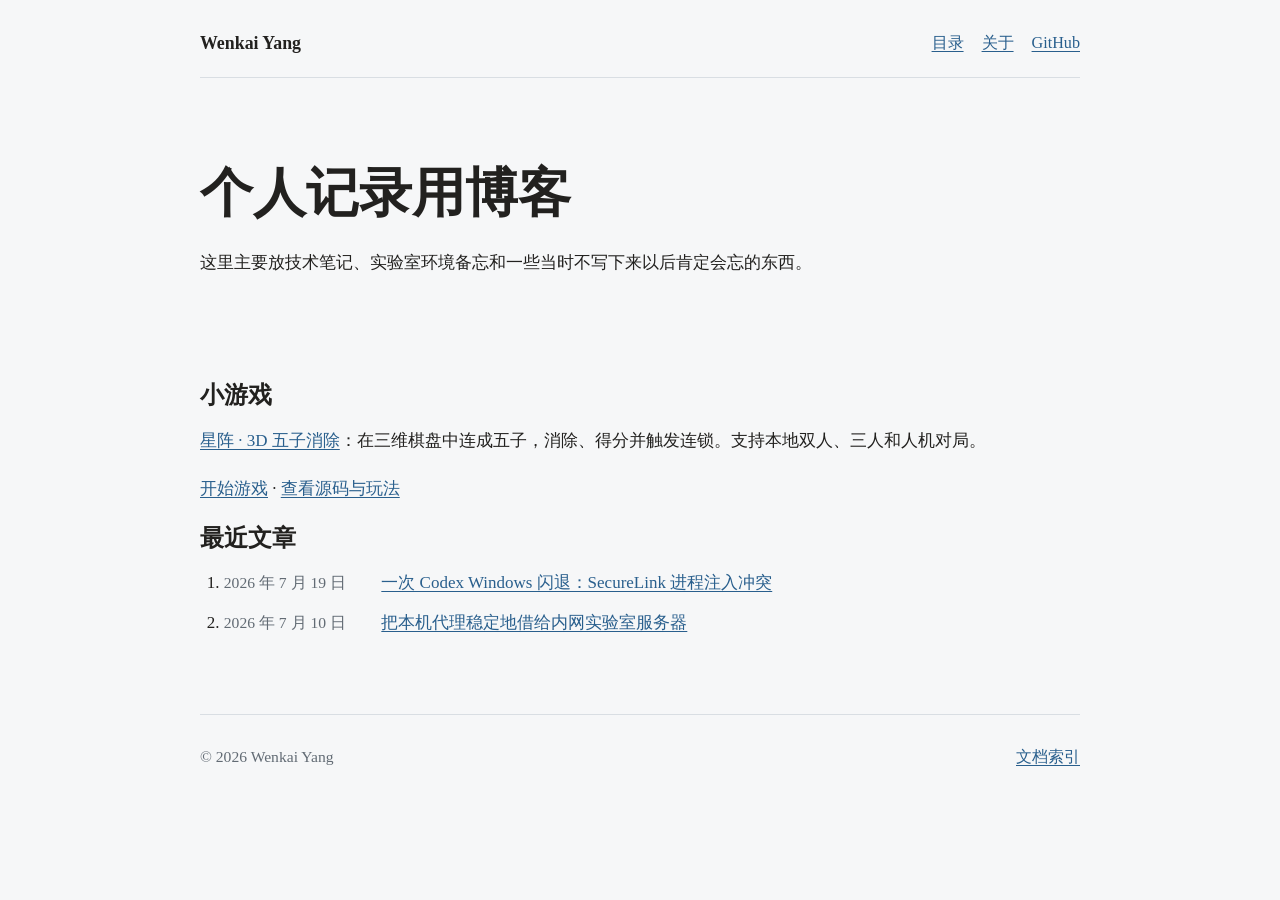
<file: index.html>
<!doctype html>
<html lang="zh-CN">
<head>
  <meta charset="utf-8">
  <meta name="viewport" content="width=device-width, initial-scale=1">
  <title>Wenkai Yang 的博客</title>
  <meta name="description" content="技术笔记、实验记录和一点日常写作。">
  <link rel="stylesheet" href="styles/site.css">
</head>
<body>
  <header class="site-header">
    <a class="brand" href="index.html">Wenkai Yang</a>
    <nav class="site-nav" aria-label="主导航">
      <a href="toc.html">目录</a>
      <a href="about.html">关于</a>
      <a href="https://github.com/ywk-ai" rel="me">GitHub</a>
    </nav>
  </header>

  <main class="page">
    <section class="intro">
      <h1>个人记录用博客</h1>
      <p>这里主要放技术笔记、实验室环境备忘和一些当时不写下来以后肯定会忘的东西。</p>
    </section>

    <section aria-labelledby="games-title">
      <h2 id="games-title">小游戏</h2>
      <p><a href="games/3d-gomoku/">星阵 · 3D 五子消除</a>：在三维棋盘中连成五子，消除、得分并触发连锁。支持本地双人、三人和人机对局。</p>
      <p><a href="games/3d-gomoku/">开始游戏</a> · <a href="https://github.com/EugneLNC/3d-gomoku">查看源码与玩法</a></p>
    </section>

    <section class="latest" aria-labelledby="latest-title">
      <h2 id="latest-title">最近文章</h2>
      <ol class="post-list">
        <li>
          <time datetime="2026-07-19">2026 年 7 月 19 日</time>
          <a href="writings/tech/codex-windows-securelink-crash.html">一次 Codex Windows 闪退：SecureLink 进程注入冲突</a>
        </li>
        <li>
          <time datetime="2026-07-10">2026 年 7 月 10 日</time>
          <a href="writings/tech/lab-server-reverse-proxy-codex.html">把本机代理稳定地借给内网实验室服务器</a>
        </li>
      </ol>
    </section>
  </main>

  <footer class="site-footer">
    <span>© 2026 Wenkai Yang</span>
    <a href="toc.html">文档索引</a>
  </footer>
</body>
</html>
</file>
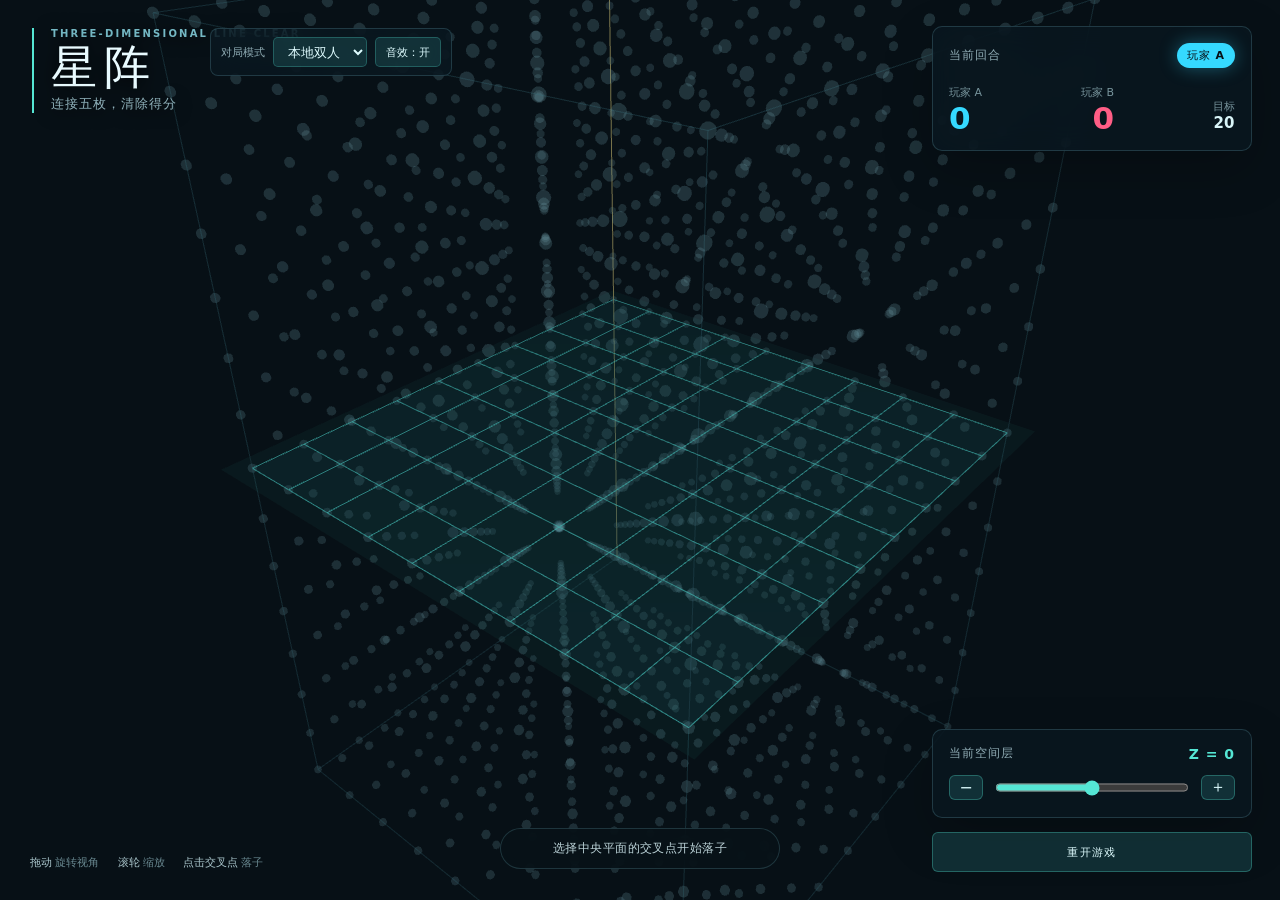
<file: games/3d-gomoku/index.html>
<!doctype html>
<html lang="zh-CN">
  <head>
    <meta charset="UTF-8" />
    <meta name="viewport" content="width=device-width, initial-scale=1.0" />
    <meta name="theme-color" content="#091219" />
    <title>星阵 · 3D 五子消除</title>
    <script type="module" crossorigin src="./assets/index-BJH8kQ1u.js"></script>
    <link rel="stylesheet" crossorigin href="./assets/index-iD5SBlH4.css">
  </head>
  <body>
    <div id="app"></div>
  </body>
</html>
</file>
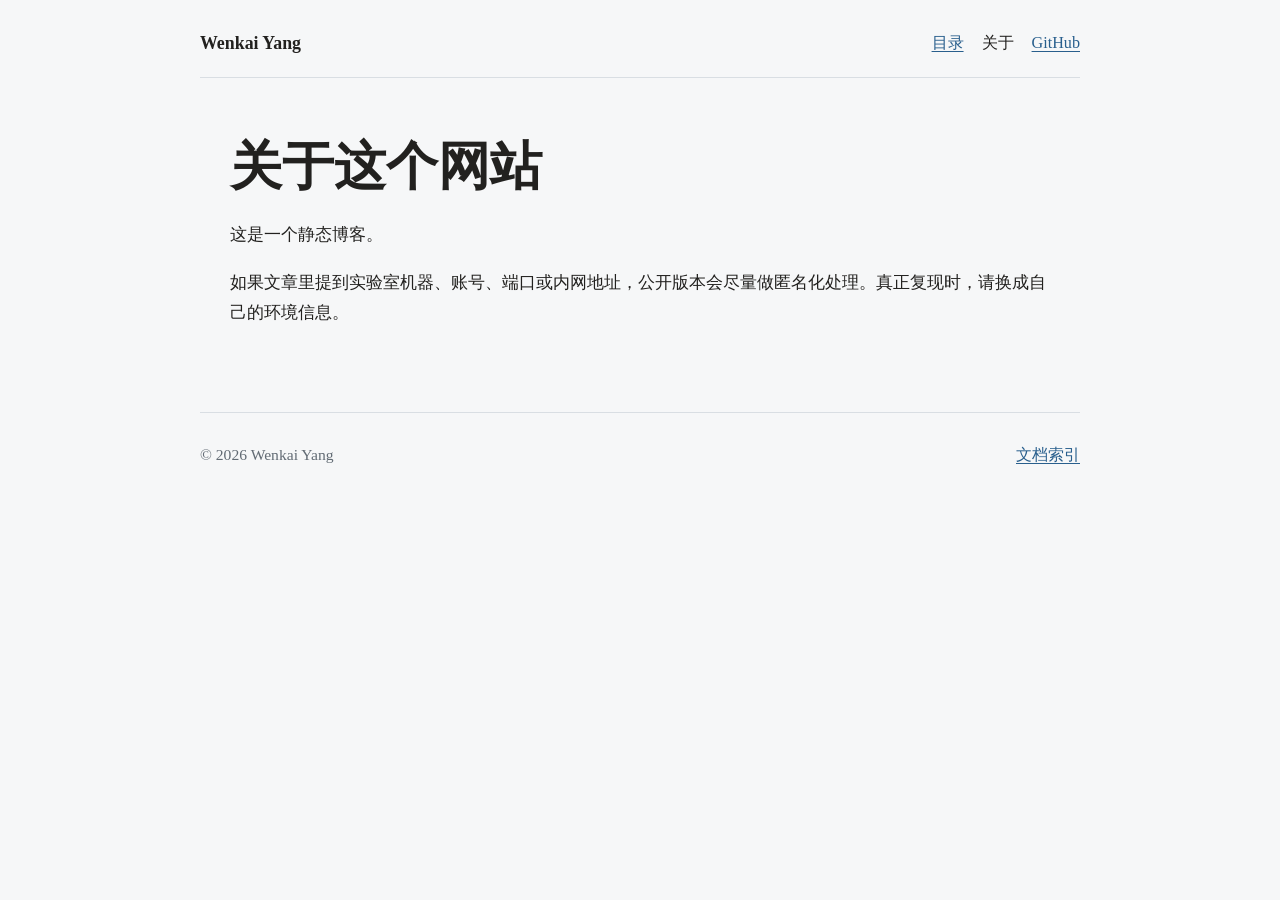
<file: about.html>
<!doctype html>
<html lang="zh-CN">
<head>
  <meta charset="utf-8">
  <meta name="viewport" content="width=device-width, initial-scale=1">
  <title>关于 - Wenkai Yang 的博客</title>
  <meta name="description" content="关于这个博客。">
  <link rel="stylesheet" href="styles/site.css">
</head>
<body>
  <header class="site-header">
    <a class="brand" href="index.html">Wenkai Yang</a>
    <nav class="site-nav" aria-label="主导航">
      <a href="toc.html">目录</a>
      <a aria-current="page" href="about.html">关于</a>
      <a href="https://github.com/ywk-ai" rel="me">GitHub</a>
    </nav>
  </header>

  <main class="page article">
    <h1>关于这个网站</h1>
    <p>这是一个静态博客。</p>
    <p>如果文章里提到实验室机器、账号、端口或内网地址，公开版本会尽量做匿名化处理。真正复现时，请换成自己的环境信息。</p>
  </main>

  <footer class="site-footer">
    <span>© 2026 Wenkai Yang</span>
    <a href="toc.html">文档索引</a>
  </footer>
</body>
</html>
</file>
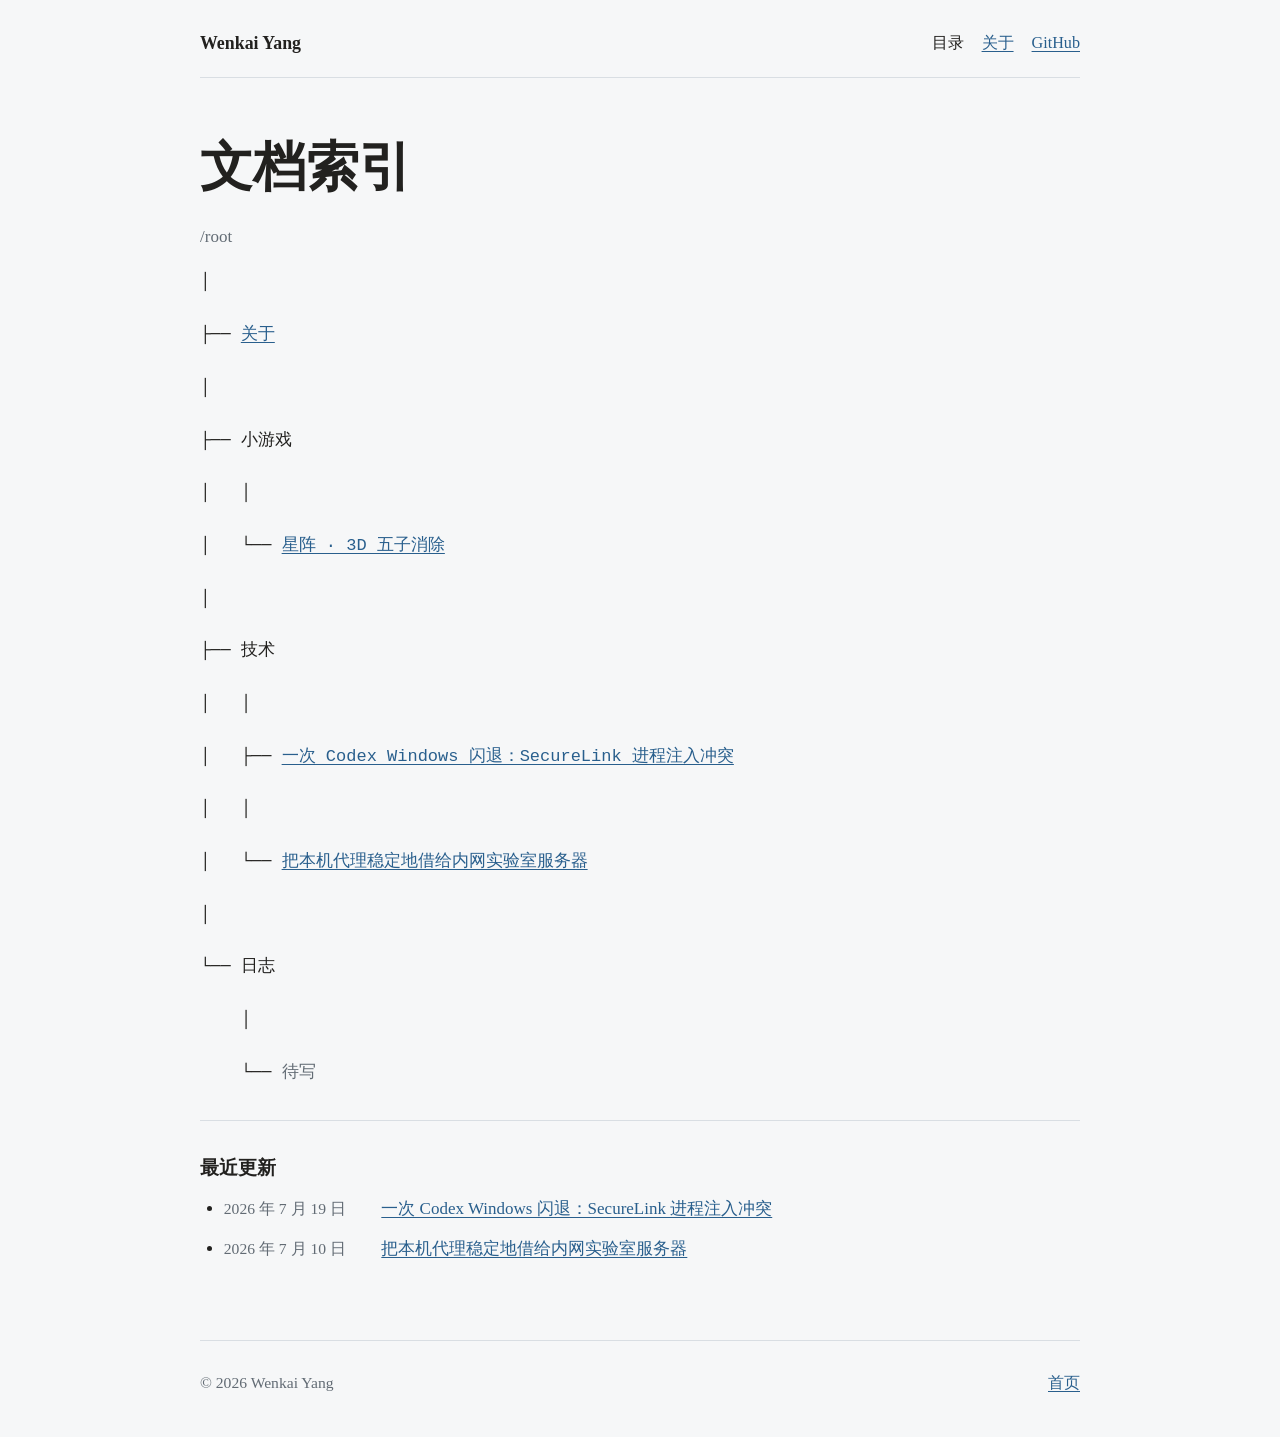
<file: toc.html>
<!doctype html>
<html lang="zh-CN">
<head>
  <meta charset="utf-8">
  <meta name="viewport" content="width=device-width, initial-scale=1">
  <title>文档索引 - Wenkai Yang 的博客</title>
  <meta name="description" content="Wenkai Yang 的博客文档索引。">
  <link rel="stylesheet" href="styles/site.css">
</head>
<body>
  <header class="site-header">
    <a class="brand" href="index.html">Wenkai Yang</a>
    <nav class="site-nav" aria-label="主导航">
      <a aria-current="page" href="toc.html">目录</a>
      <a href="about.html">关于</a>
      <a href="https://github.com/ywk-ai" rel="me">GitHub</a>
    </nav>
  </header>

  <main class="page">
    <h1>文档索引</h1>
    <p class="root-label">/root</p>

    <pre class="toc-tree"><span class="line">│</span>
<span class="line">├── <a href="about.html">关于</a></span>
<span class="line">│</span>
<span class="line">├── 小游戏</span>
<span class="line">│   │</span>
<span class="line">│   └── <a href="games/3d-gomoku/">星阵 · 3D 五子消除</a></span>
<span class="line">│</span>
<span class="line">├── 技术</span>
<span class="line">│   │</span>
<span class="line">│   ├── <a href="writings/tech/codex-windows-securelink-crash.html">一次 Codex Windows 闪退：SecureLink 进程注入冲突</a></span>
<span class="line">│   │</span>
<span class="line">│   └── <a href="writings/tech/lab-server-reverse-proxy-codex.html">把本机代理稳定地借给内网实验室服务器</a></span>
<span class="line">│</span>
<span class="line">└── 日志</span>
<span class="line">    │</span>
<span class="line">    └── <span class="muted">待写</span></span></pre>

    <hr>

    <section class="latest compact" aria-labelledby="recent-title">
      <h2 id="recent-title">最近更新</h2>
      <ul class="post-list">
        <li>
          <time datetime="2026-07-19">2026 年 7 月 19 日</time>
          <a href="writings/tech/codex-windows-securelink-crash.html">一次 Codex Windows 闪退：SecureLink 进程注入冲突</a>
        </li>
        <li>
          <time datetime="2026-07-10">2026 年 7 月 10 日</time>
          <a href="writings/tech/lab-server-reverse-proxy-codex.html">把本机代理稳定地借给内网实验室服务器</a>
        </li>
      </ul>
    </section>
  </main>

  <footer class="site-footer">
    <span>© 2026 Wenkai Yang</span>
    <a href="index.html">首页</a>
  </footer>
</body>
</html>
</file>
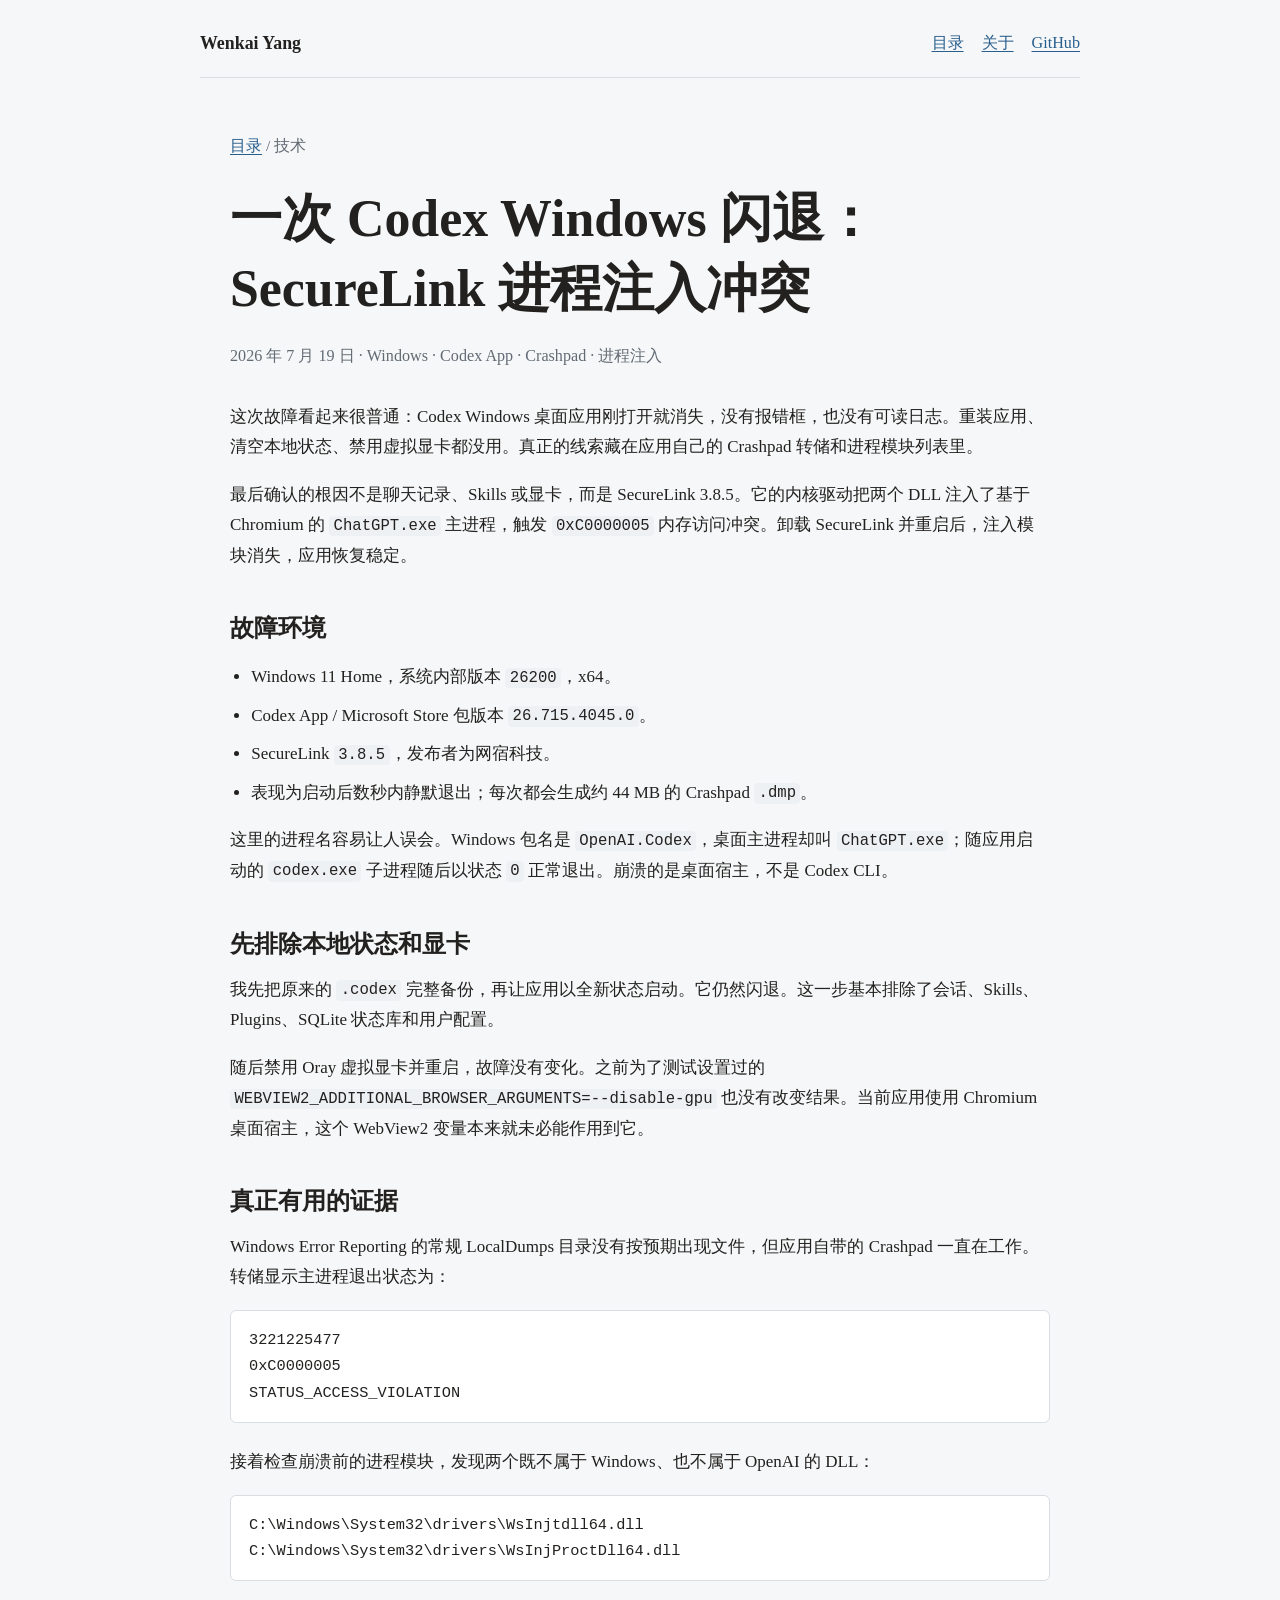
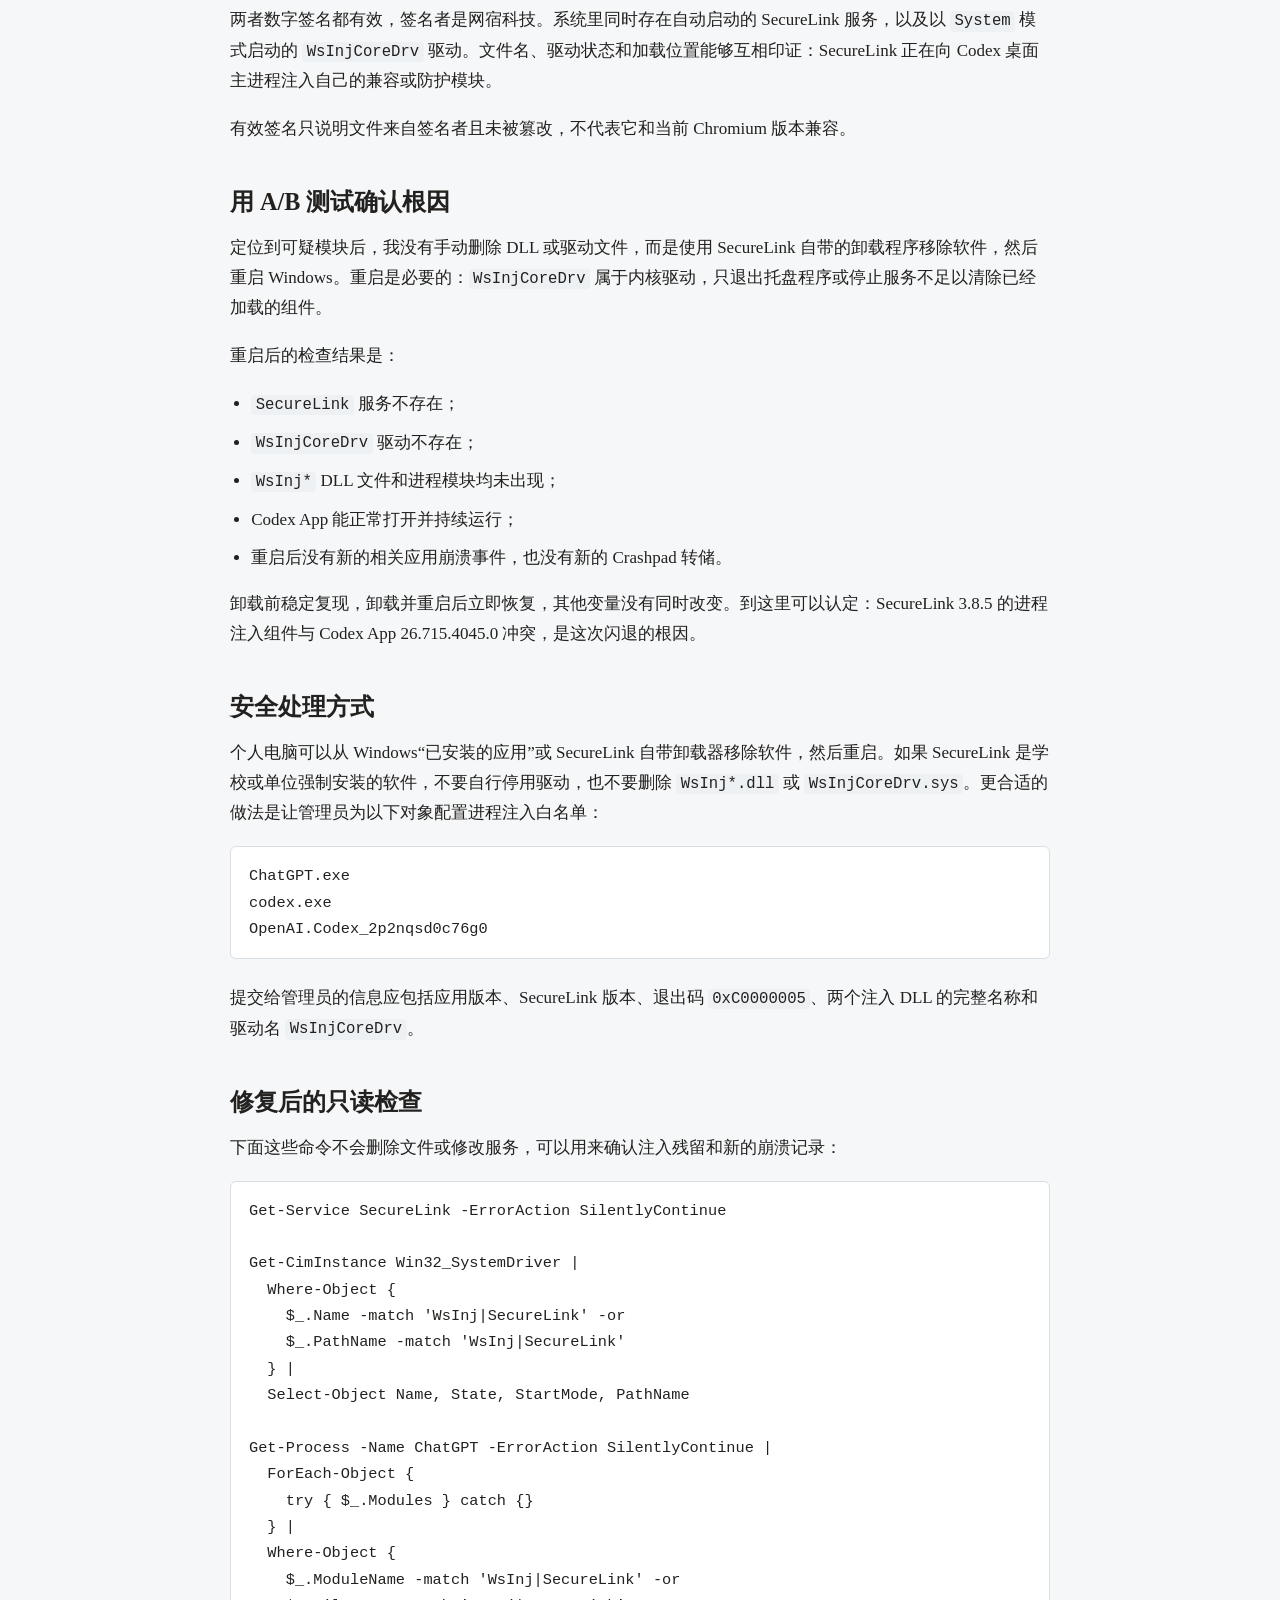
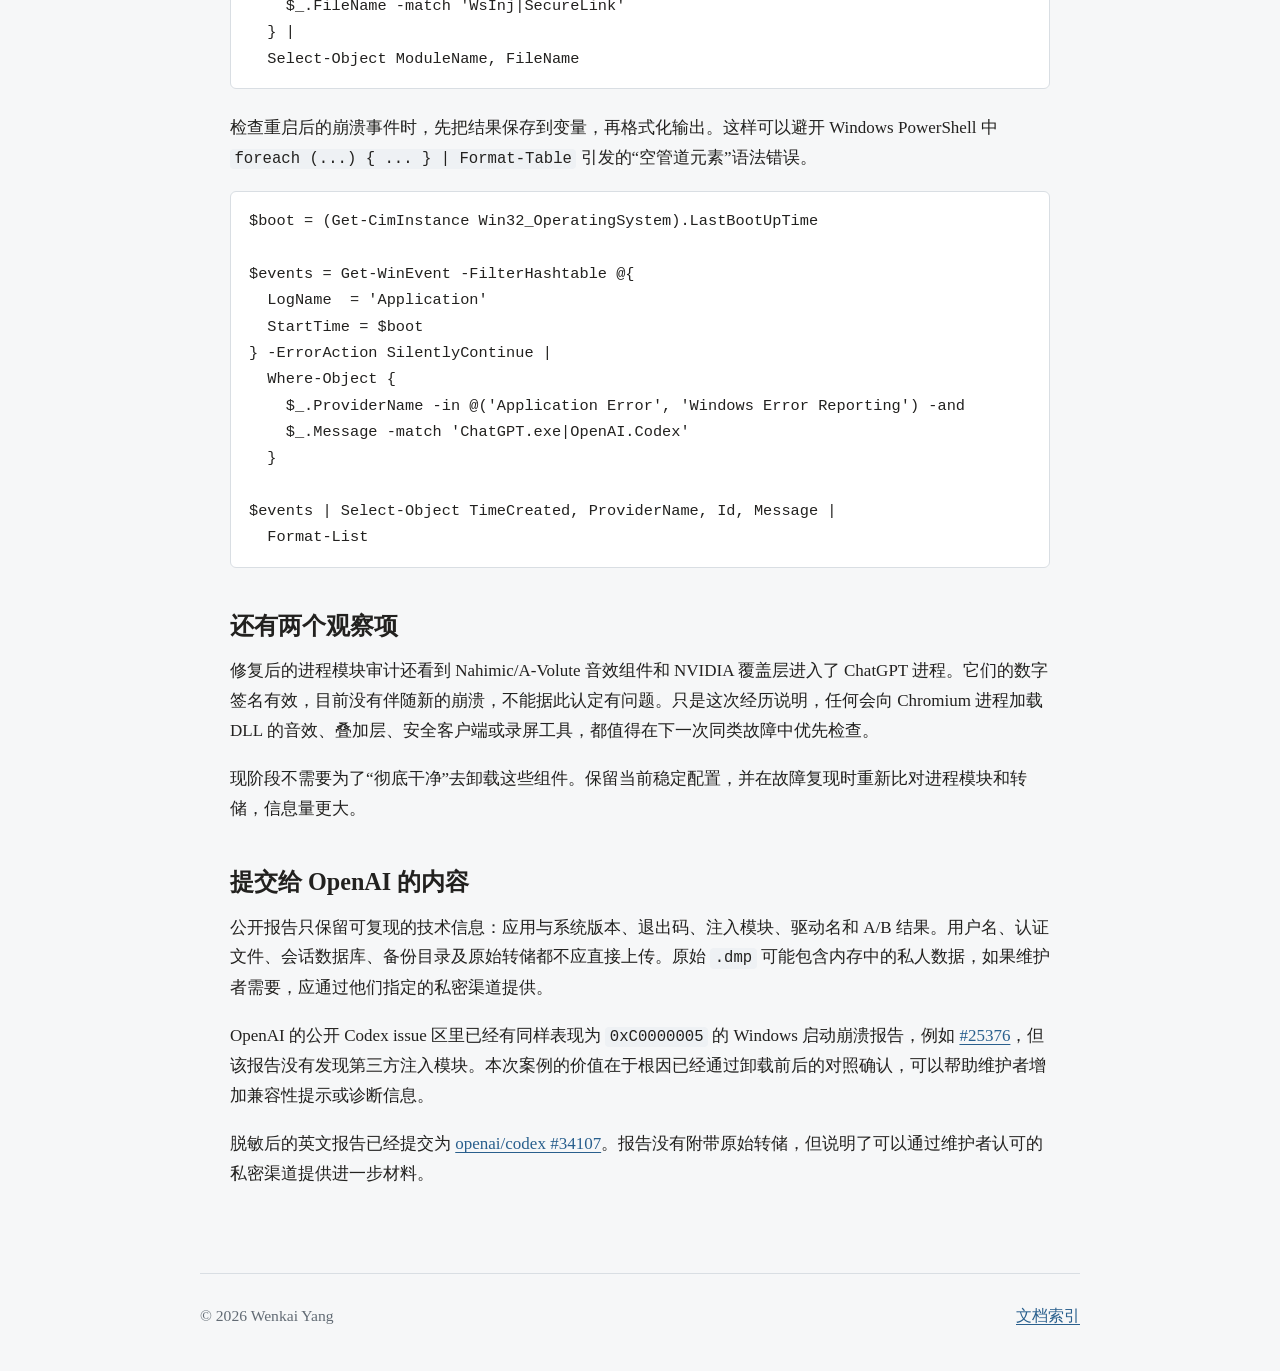
<file: writings/tech/codex-windows-securelink-crash.html>
<!doctype html>
<html lang="zh-CN">
<head>
  <meta charset="utf-8">
  <meta name="viewport" content="width=device-width, initial-scale=1">
  <title>一次 Codex Windows 闪退：SecureLink 进程注入冲突 - Wenkai Yang 的博客</title>
  <meta name="description" content="记录 Codex Windows 桌面应用启动后立即闪退的排查过程：从 0xC0000005、Crashpad 转储和进程模块入手，定位 SecureLink 3.8.5 的 WsInj 注入冲突，并通过卸载重启完成 A/B 验证。">
  <link rel="stylesheet" href="../../styles/site.css">
</head>
<body>
  <header class="site-header">
    <a class="brand" href="../../index.html">Wenkai Yang</a>
    <nav class="site-nav" aria-label="主导航">
      <a href="../../toc.html">目录</a>
      <a href="../../about.html">关于</a>
      <a href="https://github.com/ywk-ai" rel="me">GitHub</a>
    </nav>
  </header>

  <main class="page article">
    <p class="crumb"><a href="../../toc.html">目录</a> / 技术</p>
    <article>
      <h1>一次 Codex Windows 闪退：SecureLink 进程注入冲突</h1>
      <p class="meta">2026 年 7 月 19 日 · Windows · Codex App · Crashpad · 进程注入</p>

      <p>这次故障看起来很普通：Codex Windows 桌面应用刚打开就消失，没有报错框，也没有可读日志。重装应用、清空本地状态、禁用虚拟显卡都没用。真正的线索藏在应用自己的 Crashpad 转储和进程模块列表里。</p>

      <p>最后确认的根因不是聊天记录、Skills 或显卡，而是 SecureLink 3.8.5。它的内核驱动把两个 DLL 注入了基于 Chromium 的 <code>ChatGPT.exe</code> 主进程，触发 <code>0xC0000005</code> 内存访问冲突。卸载 SecureLink 并重启后，注入模块消失，应用恢复稳定。</p>

      <h2>故障环境</h2>

      <ul>
        <li>Windows 11 Home，系统内部版本 <code>26200</code>，x64。</li>
        <li>Codex App / Microsoft Store 包版本 <code>26.715.4045.0</code>。</li>
        <li>SecureLink <code>3.8.5</code>，发布者为网宿科技。</li>
        <li>表现为启动后数秒内静默退出；每次都会生成约 44 MB 的 Crashpad <code>.dmp</code>。</li>
      </ul>

      <p>这里的进程名容易让人误会。Windows 包名是 <code>OpenAI.Codex</code>，桌面主进程却叫 <code>ChatGPT.exe</code>；随应用启动的 <code>codex.exe</code> 子进程随后以状态 <code>0</code> 正常退出。崩溃的是桌面宿主，不是 Codex CLI。</p>

      <h2>先排除本地状态和显卡</h2>

      <p>我先把原来的 <code>.codex</code> 完整备份，再让应用以全新状态启动。它仍然闪退。这一步基本排除了会话、Skills、Plugins、SQLite 状态库和用户配置。</p>

      <p>随后禁用 Oray 虚拟显卡并重启，故障没有变化。之前为了测试设置过的 <code>WEBVIEW2_ADDITIONAL_BROWSER_ARGUMENTS=--disable-gpu</code> 也没有改变结果。当前应用使用 Chromium 桌面宿主，这个 WebView2 变量本来就未必能作用到它。</p>

      <h2>真正有用的证据</h2>

      <p>Windows Error Reporting 的常规 LocalDumps 目录没有按预期出现文件，但应用自带的 Crashpad 一直在工作。转储显示主进程退出状态为：</p>

      <pre><code>3221225477
0xC0000005
STATUS_ACCESS_VIOLATION</code></pre>

      <p>接着检查崩溃前的进程模块，发现两个既不属于 Windows、也不属于 OpenAI 的 DLL：</p>

      <pre><code>C:\Windows\System32\drivers\WsInjtdll64.dll
C:\Windows\System32\drivers\WsInjProctDll64.dll</code></pre>

      <p>两者数字签名都有效，签名者是网宿科技。系统里同时存在自动启动的 SecureLink 服务，以及以 <code>System</code> 模式启动的 <code>WsInjCoreDrv</code> 驱动。文件名、驱动状态和加载位置能够互相印证：SecureLink 正在向 Codex 桌面主进程注入自己的兼容或防护模块。</p>

      <p>有效签名只说明文件来自签名者且未被篡改，不代表它和当前 Chromium 版本兼容。</p>

      <h2>用 A/B 测试确认根因</h2>

      <p>定位到可疑模块后，我没有手动删除 DLL 或驱动文件，而是使用 SecureLink 自带的卸载程序移除软件，然后重启 Windows。重启是必要的：<code>WsInjCoreDrv</code> 属于内核驱动，只退出托盘程序或停止服务不足以清除已经加载的组件。</p>

      <p>重启后的检查结果是：</p>

      <ul>
        <li><code>SecureLink</code> 服务不存在；</li>
        <li><code>WsInjCoreDrv</code> 驱动不存在；</li>
        <li><code>WsInj*</code> DLL 文件和进程模块均未出现；</li>
        <li>Codex App 能正常打开并持续运行；</li>
        <li>重启后没有新的相关应用崩溃事件，也没有新的 Crashpad 转储。</li>
      </ul>

      <p>卸载前稳定复现，卸载并重启后立即恢复，其他变量没有同时改变。到这里可以认定：SecureLink 3.8.5 的进程注入组件与 Codex App 26.715.4045.0 冲突，是这次闪退的根因。</p>

      <h2>安全处理方式</h2>

      <p>个人电脑可以从 Windows“已安装的应用”或 SecureLink 自带卸载器移除软件，然后重启。如果 SecureLink 是学校或单位强制安装的软件，不要自行停用驱动，也不要删除 <code>WsInj*.dll</code> 或 <code>WsInjCoreDrv.sys</code>。更合适的做法是让管理员为以下对象配置进程注入白名单：</p>

      <pre><code>ChatGPT.exe
codex.exe
OpenAI.Codex_2p2nqsd0c76g0</code></pre>

      <p>提交给管理员的信息应包括应用版本、SecureLink 版本、退出码 <code>0xC0000005</code>、两个注入 DLL 的完整名称和驱动名 <code>WsInjCoreDrv</code>。</p>

      <h2>修复后的只读检查</h2>

      <p>下面这些命令不会删除文件或修改服务，可以用来确认注入残留和新的崩溃记录：</p>

      <pre><code>Get-Service SecureLink -ErrorAction SilentlyContinue

Get-CimInstance Win32_SystemDriver |
  Where-Object {
    $_.Name -match 'WsInj|SecureLink' -or
    $_.PathName -match 'WsInj|SecureLink'
  } |
  Select-Object Name, State, StartMode, PathName

Get-Process -Name ChatGPT -ErrorAction SilentlyContinue |
  ForEach-Object {
    try { $_.Modules } catch {}
  } |
  Where-Object {
    $_.ModuleName -match 'WsInj|SecureLink' -or
    $_.FileName -match 'WsInj|SecureLink'
  } |
  Select-Object ModuleName, FileName</code></pre>

      <p>检查重启后的崩溃事件时，先把结果保存到变量，再格式化输出。这样可以避开 Windows PowerShell 中 <code>foreach (...) { ... } | Format-Table</code> 引发的“空管道元素”语法错误。</p>

      <pre><code>$boot = (Get-CimInstance Win32_OperatingSystem).LastBootUpTime

$events = Get-WinEvent -FilterHashtable @{
  LogName  = 'Application'
  StartTime = $boot
} -ErrorAction SilentlyContinue |
  Where-Object {
    $_.ProviderName -in @('Application Error', 'Windows Error Reporting') -and
    $_.Message -match 'ChatGPT.exe|OpenAI.Codex'
  }

$events | Select-Object TimeCreated, ProviderName, Id, Message |
  Format-List</code></pre>

      <h2>还有两个观察项</h2>

      <p>修复后的进程模块审计还看到 Nahimic/A-Volute 音效组件和 NVIDIA 覆盖层进入了 ChatGPT 进程。它们的数字签名有效，目前没有伴随新的崩溃，不能据此认定有问题。只是这次经历说明，任何会向 Chromium 进程加载 DLL 的音效、叠加层、安全客户端或录屏工具，都值得在下一次同类故障中优先检查。</p>

      <p>现阶段不需要为了“彻底干净”去卸载这些组件。保留当前稳定配置，并在故障复现时重新比对进程模块和转储，信息量更大。</p>

      <h2>提交给 OpenAI 的内容</h2>

      <p>公开报告只保留可复现的技术信息：应用与系统版本、退出码、注入模块、驱动名和 A/B 结果。用户名、认证文件、会话数据库、备份目录及原始转储都不应直接上传。原始 <code>.dmp</code> 可能包含内存中的私人数据，如果维护者需要，应通过他们指定的私密渠道提供。</p>

      <p>OpenAI 的公开 Codex issue 区里已经有同样表现为 <code>0xC0000005</code> 的 Windows 启动崩溃报告，例如 <a href="https://github.com/openai/codex/issues/25376">#25376</a>，但该报告没有发现第三方注入模块。本次案例的价值在于根因已经通过卸载前后的对照确认，可以帮助维护者增加兼容性提示或诊断信息。</p>

      <p>脱敏后的英文报告已经提交为 <a href="https://github.com/openai/codex/issues/34107">openai/codex #34107</a>。报告没有附带原始转储，但说明了可以通过维护者认可的私密渠道提供进一步材料。</p>
    </article>
  </main>

  <footer class="site-footer">
    <span>© 2026 Wenkai Yang</span>
    <a href="../../toc.html">文档索引</a>
  </footer>
</body>
</html>
</file>
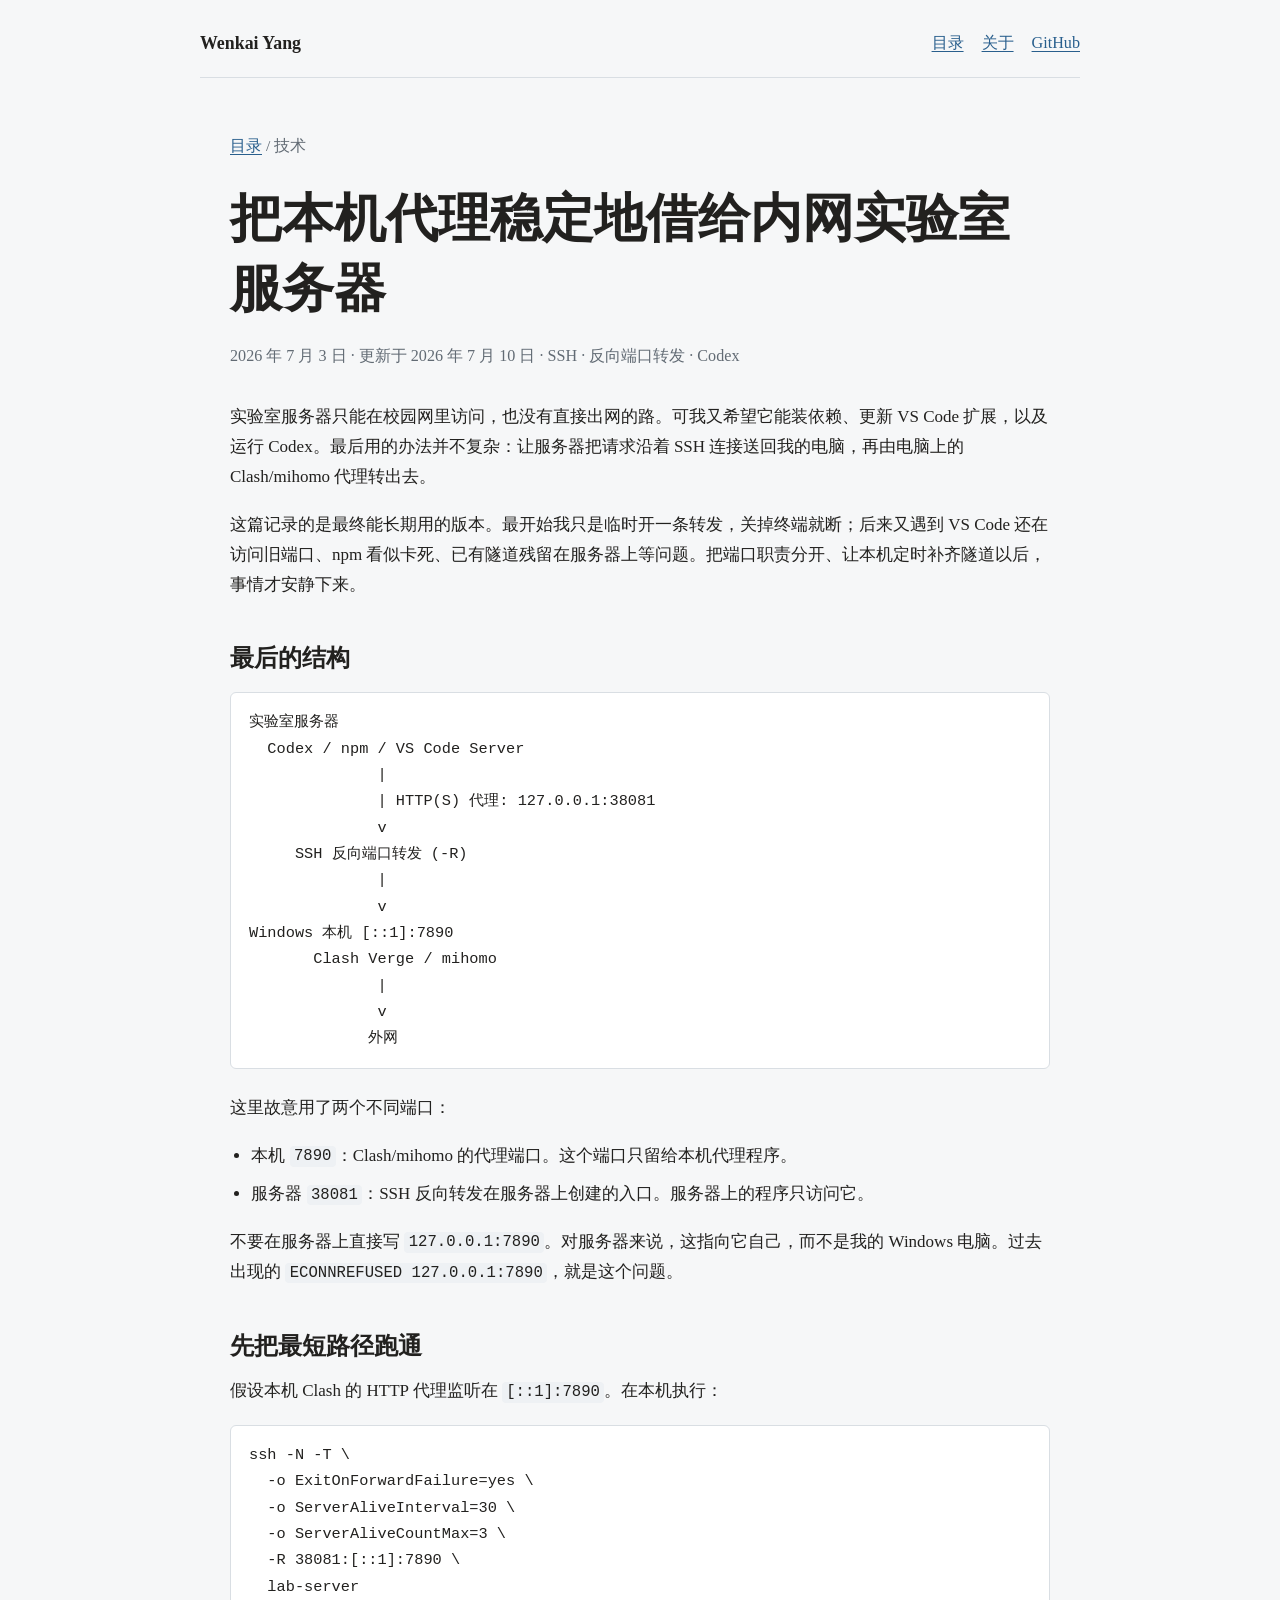
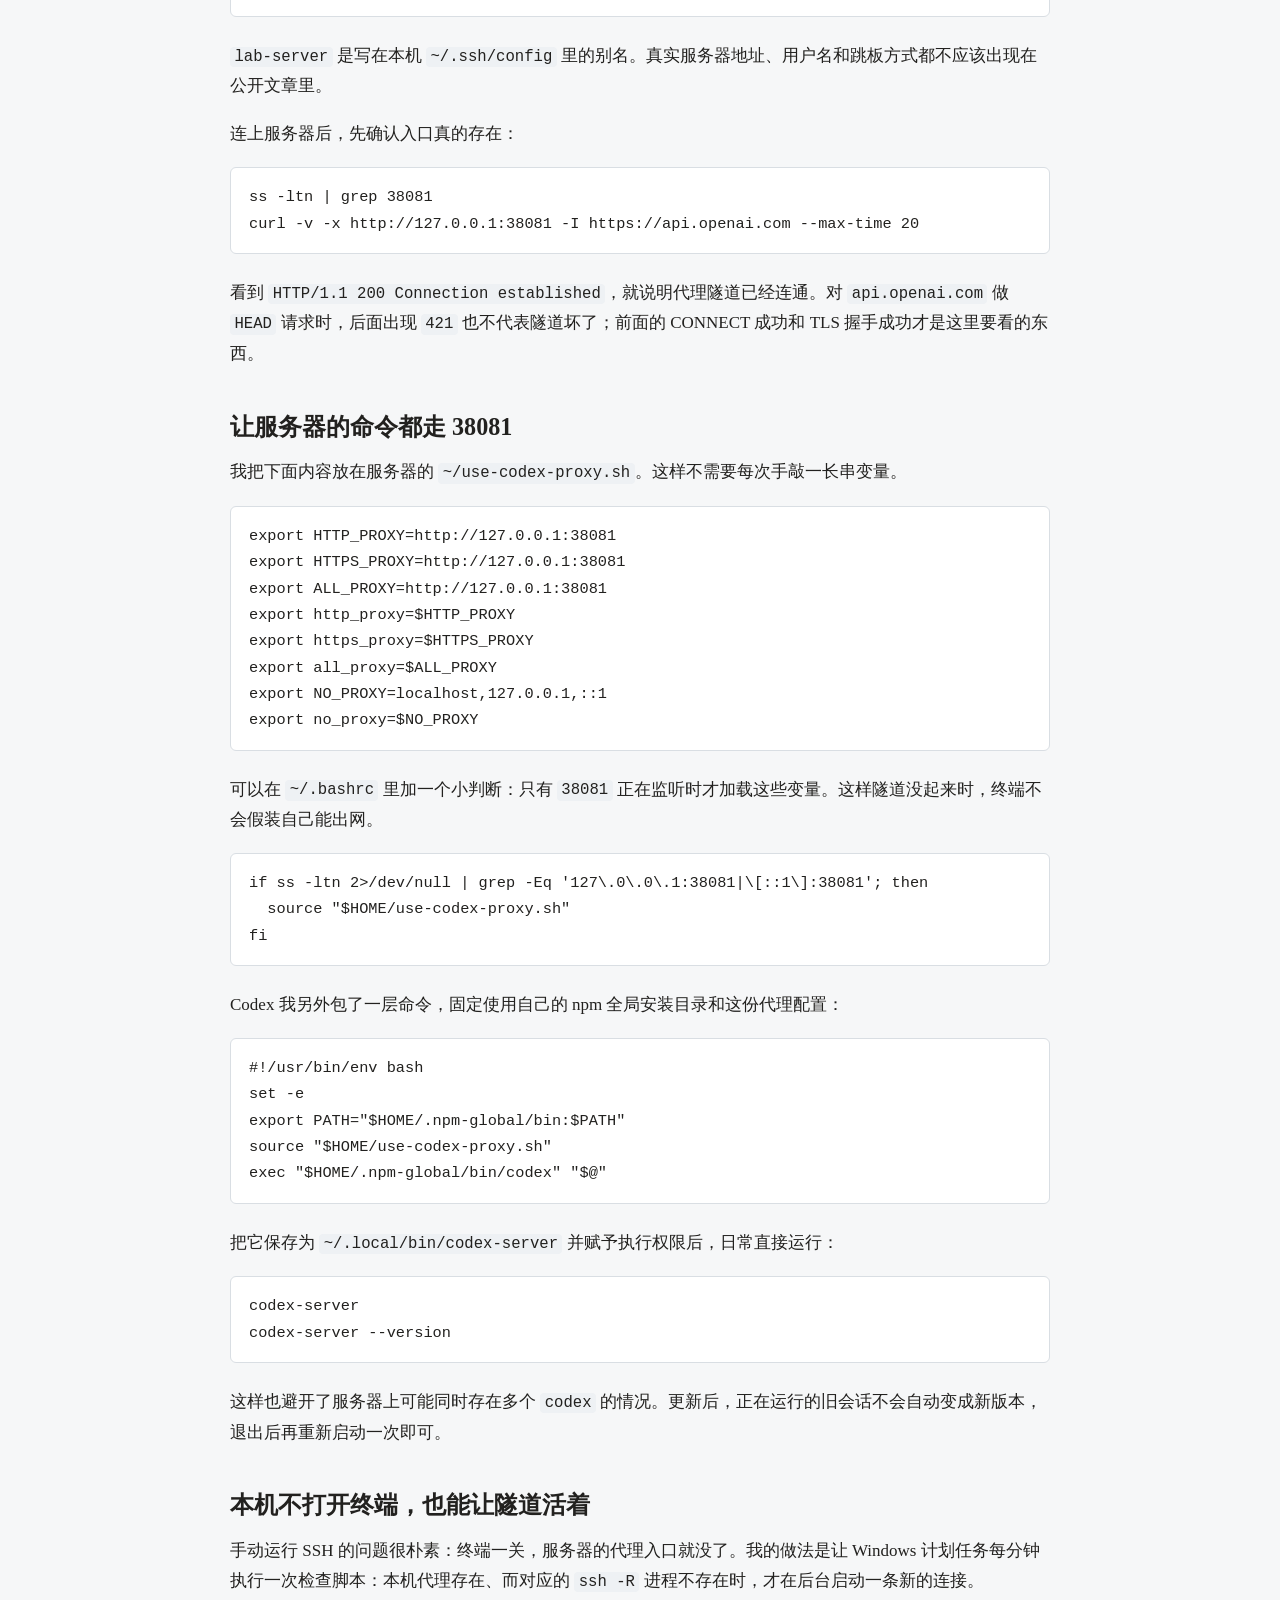
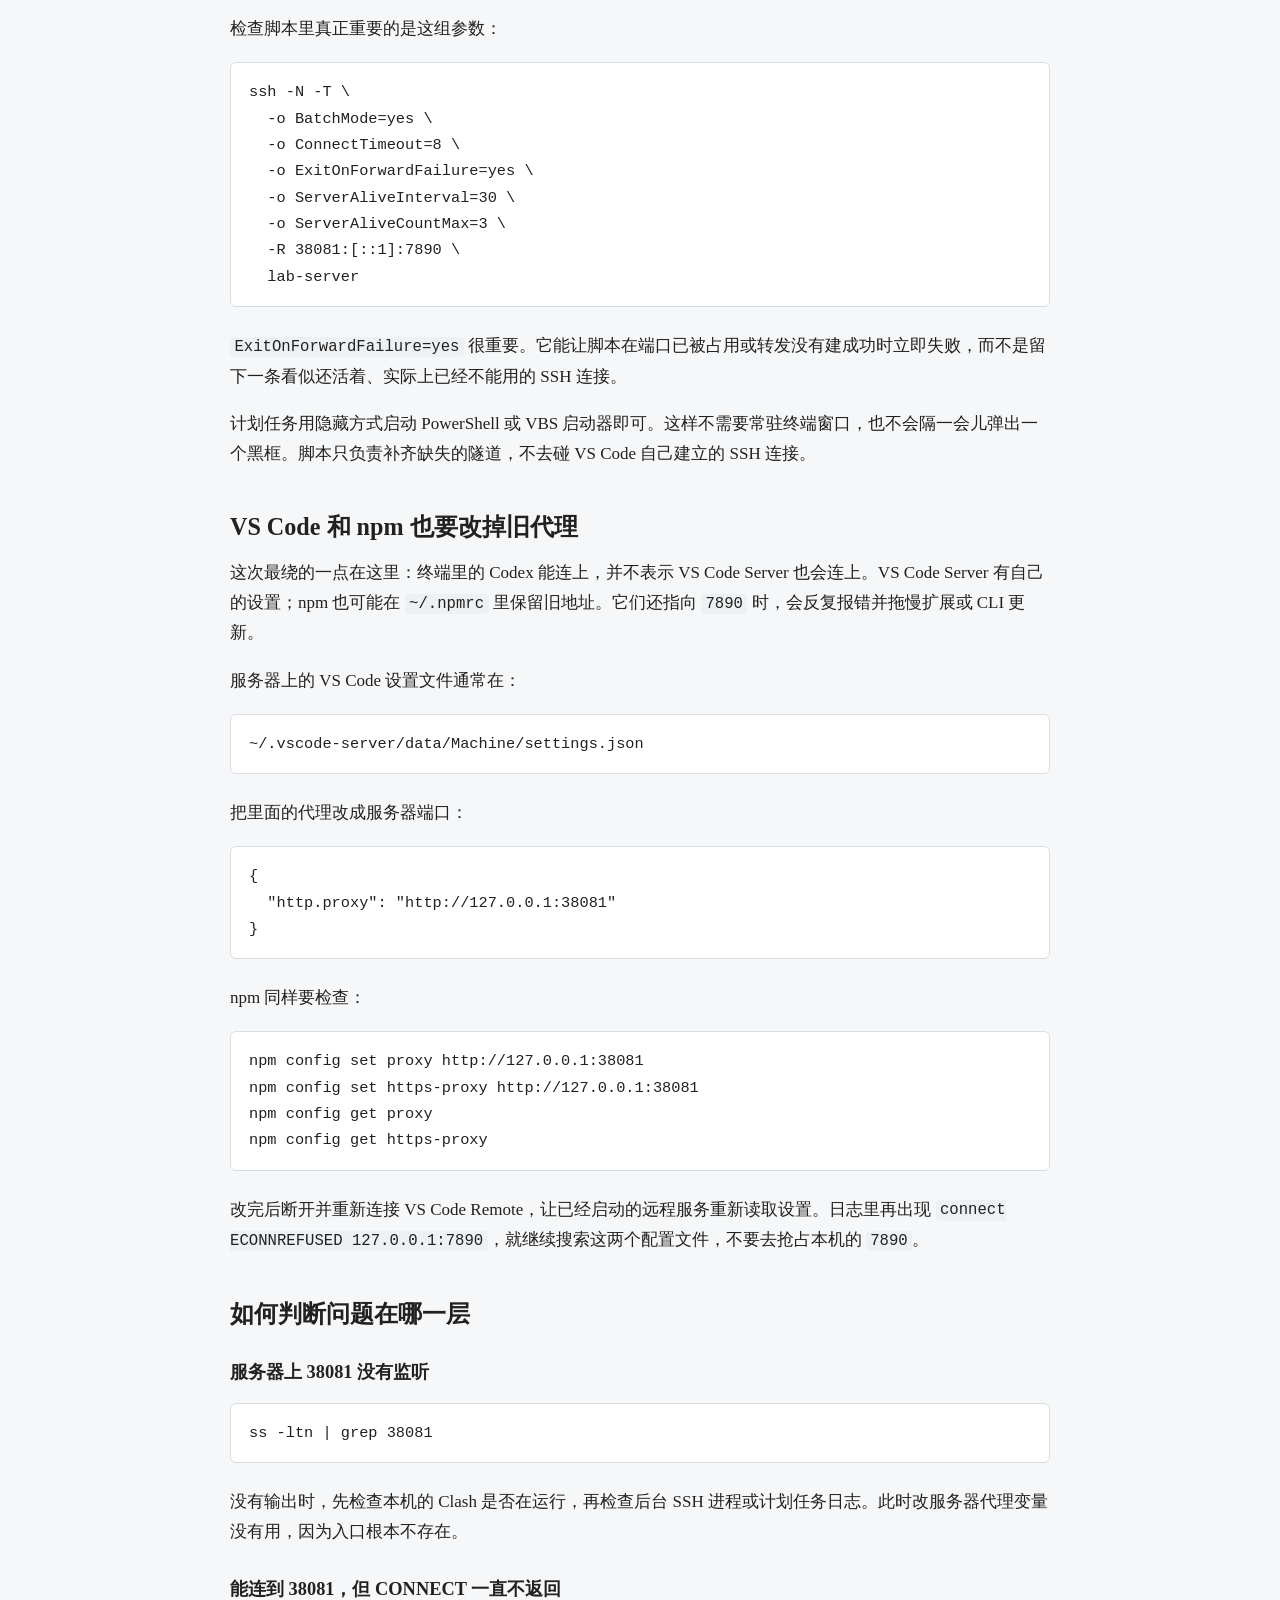
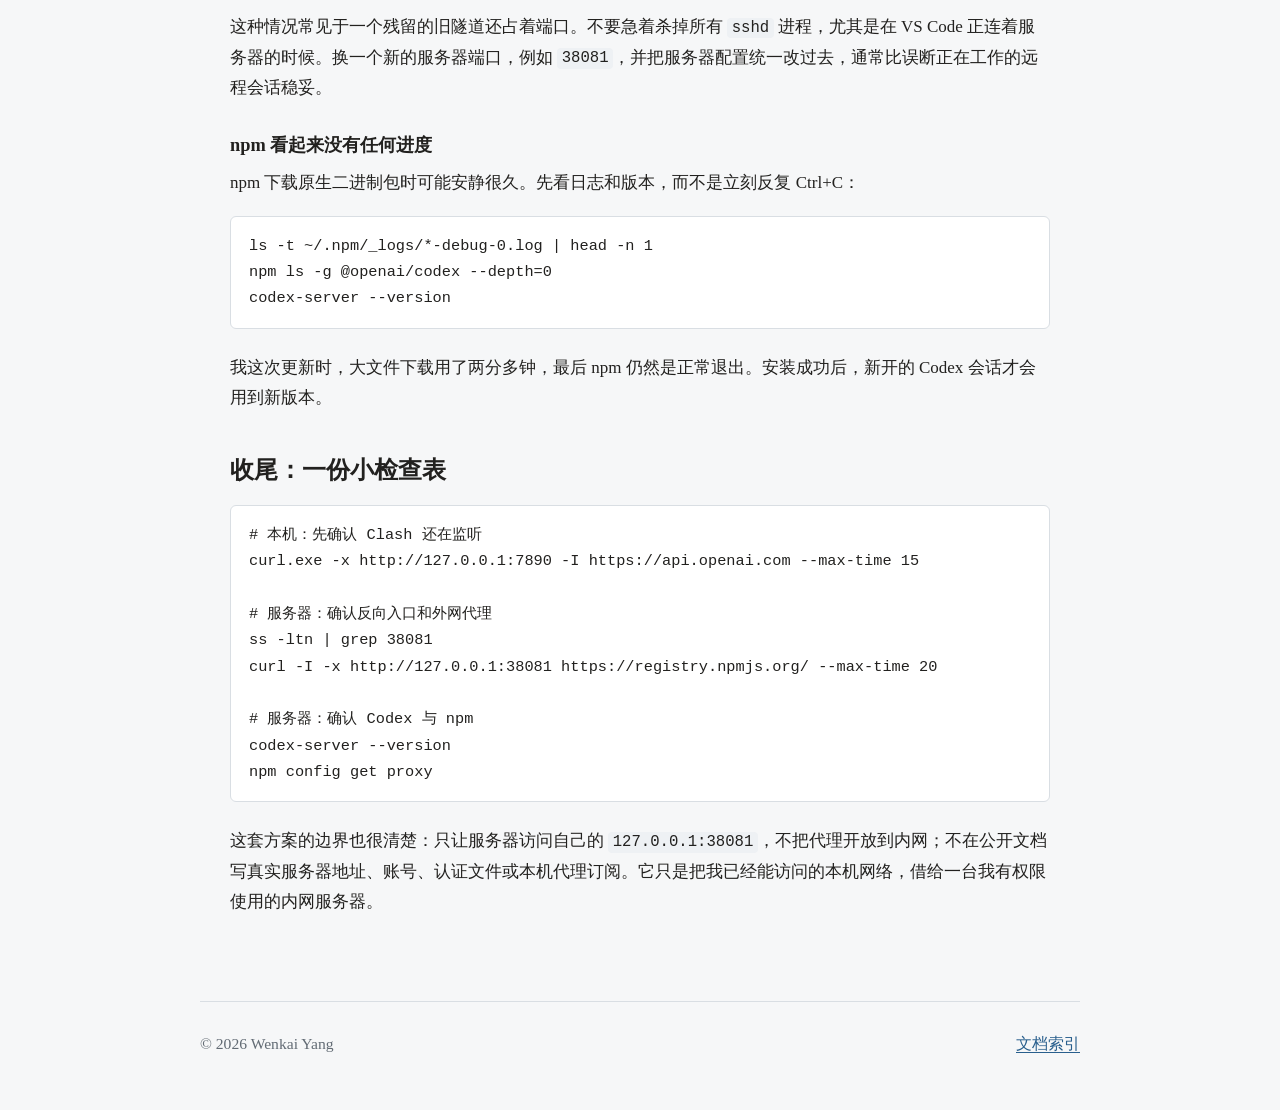
<file: writings/tech/lab-server-reverse-proxy-codex.html>
<!doctype html>
<html lang="zh-CN">
<head>
  <meta charset="utf-8">
  <meta name="viewport" content="width=device-width, initial-scale=1">
  <title>把本机代理稳定地借给内网实验室服务器 - Wenkai Yang 的博客</title>
  <meta name="description" content="用 SSH 反向端口转发、Windows 计划任务和统一代理配置，让不能直接出网的实验室服务器稳定使用 Codex、npm 和 VS Code 扩展。">
  <link rel="stylesheet" href="../../styles/site.css">
</head>
<body>
  <header class="site-header">
    <a class="brand" href="../../index.html">Wenkai Yang</a>
    <nav class="site-nav" aria-label="主导航">
      <a href="../../toc.html">目录</a>
      <a href="../../about.html">关于</a>
      <a href="https://github.com/ywk-ai" rel="me">GitHub</a>
    </nav>
  </header>

  <main class="page article">
    <p class="crumb"><a href="../../toc.html">目录</a> / 技术</p>
    <article>
      <h1>把本机代理稳定地借给内网实验室服务器</h1>
      <p class="meta">2026 年 7 月 3 日 · 更新于 2026 年 7 月 10 日 · SSH · 反向端口转发 · Codex</p>

      <p>实验室服务器只能在校园网里访问，也没有直接出网的路。可我又希望它能装依赖、更新 VS Code 扩展，以及运行 Codex。最后用的办法并不复杂：让服务器把请求沿着 SSH 连接送回我的电脑，再由电脑上的 Clash/mihomo 代理转出去。</p>

      <p>这篇记录的是最终能长期用的版本。最开始我只是临时开一条转发，关掉终端就断；后来又遇到 VS Code 还在访问旧端口、npm 看似卡死、已有隧道残留在服务器上等问题。把端口职责分开、让本机定时补齐隧道以后，事情才安静下来。</p>

      <h2>最后的结构</h2>

      <pre><code>实验室服务器
  Codex / npm / VS Code Server
              |
              | HTTP(S) 代理: 127.0.0.1:38081
              v
     SSH 反向端口转发 (-R)
              |
              v
Windows 本机 [::1]:7890
       Clash Verge / mihomo
              |
              v
             外网</code></pre>

      <p>这里故意用了两个不同端口：</p>
      <ul>
        <li>本机 <code>7890</code>：Clash/mihomo 的代理端口。这个端口只留给本机代理程序。</li>
        <li>服务器 <code>38081</code>：SSH 反向转发在服务器上创建的入口。服务器上的程序只访问它。</li>
      </ul>

      <p>不要在服务器上直接写 <code>127.0.0.1:7890</code>。对服务器来说，这指向它自己，而不是我的 Windows 电脑。过去出现的 <code>ECONNREFUSED 127.0.0.1:7890</code>，就是这个问题。</p>

      <h2>先把最短路径跑通</h2>

      <p>假设本机 Clash 的 HTTP 代理监听在 <code>[::1]:7890</code>。在本机执行：</p>

      <pre><code>ssh -N -T \
  -o ExitOnForwardFailure=yes \
  -o ServerAliveInterval=30 \
  -o ServerAliveCountMax=3 \
  -R 38081:[::1]:7890 \
  lab-server</code></pre>

      <p><code>lab-server</code> 是写在本机 <code>~/.ssh/config</code> 里的别名。真实服务器地址、用户名和跳板方式都不应该出现在公开文章里。</p>

      <p>连上服务器后，先确认入口真的存在：</p>

      <pre><code>ss -ltn | grep 38081
curl -v -x http://127.0.0.1:38081 -I https://api.openai.com --max-time 20</code></pre>

      <p>看到 <code>HTTP/1.1 200 Connection established</code>，就说明代理隧道已经连通。对 <code>api.openai.com</code> 做 <code>HEAD</code> 请求时，后面出现 <code>421</code> 也不代表隧道坏了；前面的 CONNECT 成功和 TLS 握手成功才是这里要看的东西。</p>

      <h2>让服务器的命令都走 38081</h2>

      <p>我把下面内容放在服务器的 <code>~/use-codex-proxy.sh</code>。这样不需要每次手敲一长串变量。</p>

      <pre><code>export HTTP_PROXY=http://127.0.0.1:38081
export HTTPS_PROXY=http://127.0.0.1:38081
export ALL_PROXY=http://127.0.0.1:38081
export http_proxy=$HTTP_PROXY
export https_proxy=$HTTPS_PROXY
export all_proxy=$ALL_PROXY
export NO_PROXY=localhost,127.0.0.1,::1
export no_proxy=$NO_PROXY</code></pre>

      <p>可以在 <code>~/.bashrc</code> 里加一个小判断：只有 <code>38081</code> 正在监听时才加载这些变量。这样隧道没起来时，终端不会假装自己能出网。</p>

      <pre><code>if ss -ltn 2&gt;/dev/null | grep -Eq '127\.0\.0\.1:38081|\[::1\]:38081'; then
  source "$HOME/use-codex-proxy.sh"
fi</code></pre>

      <p>Codex 我另外包了一层命令，固定使用自己的 npm 全局安装目录和这份代理配置：</p>

      <pre><code>#!/usr/bin/env bash
set -e
export PATH="$HOME/.npm-global/bin:$PATH"
source "$HOME/use-codex-proxy.sh"
exec "$HOME/.npm-global/bin/codex" "$@"</code></pre>

      <p>把它保存为 <code>~/.local/bin/codex-server</code> 并赋予执行权限后，日常直接运行：</p>

      <pre><code>codex-server
codex-server --version</code></pre>

      <p>这样也避开了服务器上可能同时存在多个 <code>codex</code> 的情况。更新后，正在运行的旧会话不会自动变成新版本，退出后再重新启动一次即可。</p>

      <h2>本机不打开终端，也能让隧道活着</h2>

      <p>手动运行 SSH 的问题很朴素：终端一关，服务器的代理入口就没了。我的做法是让 Windows 计划任务每分钟执行一次检查脚本：本机代理存在、而对应的 <code>ssh -R</code> 进程不存在时，才在后台启动一条新的连接。</p>

      <p>检查脚本里真正重要的是这组参数：</p>

      <pre><code>ssh -N -T \
  -o BatchMode=yes \
  -o ConnectTimeout=8 \
  -o ExitOnForwardFailure=yes \
  -o ServerAliveInterval=30 \
  -o ServerAliveCountMax=3 \
  -R 38081:[::1]:7890 \
  lab-server</code></pre>

      <p><code>ExitOnForwardFailure=yes</code> 很重要。它能让脚本在端口已被占用或转发没有建成功时立即失败，而不是留下一条看似还活着、实际上已经不能用的 SSH 连接。</p>

      <p>计划任务用隐藏方式启动 PowerShell 或 VBS 启动器即可。这样不需要常驻终端窗口，也不会隔一会儿弹出一个黑框。脚本只负责补齐缺失的隧道，不去碰 VS Code 自己建立的 SSH 连接。</p>

      <h2>VS Code 和 npm 也要改掉旧代理</h2>

      <p>这次最绕的一点在这里：终端里的 Codex 能连上，并不表示 VS Code Server 也会连上。VS Code Server 有自己的设置；npm 也可能在 <code>~/.npmrc</code> 里保留旧地址。它们还指向 <code>7890</code> 时，会反复报错并拖慢扩展或 CLI 更新。</p>

      <p>服务器上的 VS Code 设置文件通常在：</p>

      <pre><code>~/.vscode-server/data/Machine/settings.json</code></pre>

      <p>把里面的代理改成服务器端口：</p>

      <pre><code>{
  "http.proxy": "http://127.0.0.1:38081"
}</code></pre>

      <p>npm 同样要检查：</p>

      <pre><code>npm config set proxy http://127.0.0.1:38081
npm config set https-proxy http://127.0.0.1:38081
npm config get proxy
npm config get https-proxy</code></pre>

      <p>改完后断开并重新连接 VS Code Remote，让已经启动的远程服务重新读取设置。日志里再出现 <code>connect ECONNREFUSED 127.0.0.1:7890</code>，就继续搜索这两个配置文件，不要去抢占本机的 <code>7890</code>。</p>

      <h2>如何判断问题在哪一层</h2>

      <h3>服务器上 38081 没有监听</h3>
      <pre><code>ss -ltn | grep 38081</code></pre>
      <p>没有输出时，先检查本机的 Clash 是否在运行，再检查后台 SSH 进程或计划任务日志。此时改服务器代理变量没有用，因为入口根本不存在。</p>

      <h3>能连到 38081，但 CONNECT 一直不返回</h3>
      <p>这种情况常见于一个残留的旧隧道还占着端口。不要急着杀掉所有 <code>sshd</code> 进程，尤其是在 VS Code 正连着服务器的时候。换一个新的服务器端口，例如 <code>38081</code>，并把服务器配置统一改过去，通常比误断正在工作的远程会话稳妥。</p>

      <h3>npm 看起来没有任何进度</h3>
      <p>npm 下载原生二进制包时可能安静很久。先看日志和版本，而不是立刻反复 Ctrl+C：</p>

      <pre><code>ls -t ~/.npm/_logs/*-debug-0.log | head -n 1
npm ls -g @openai/codex --depth=0
codex-server --version</code></pre>

      <p>我这次更新时，大文件下载用了两分多钟，最后 npm 仍然是正常退出。安装成功后，新开的 Codex 会话才会用到新版本。</p>

      <h2>收尾：一份小检查表</h2>

      <pre><code># 本机：先确认 Clash 还在监听
curl.exe -x http://127.0.0.1:7890 -I https://api.openai.com --max-time 15

# 服务器：确认反向入口和外网代理
ss -ltn | grep 38081
curl -I -x http://127.0.0.1:38081 https://registry.npmjs.org/ --max-time 20

# 服务器：确认 Codex 与 npm
codex-server --version
npm config get proxy</code></pre>

      <p>这套方案的边界也很清楚：只让服务器访问自己的 <code>127.0.0.1:38081</code>，不把代理开放到内网；不在公开文档写真实服务器地址、账号、认证文件或本机代理订阅。它只是把我已经能访问的本机网络，借给一台我有权限使用的内网服务器。</p>
    </article>
  </main>

  <footer class="site-footer">
    <span>© 2026 Wenkai Yang</span>
    <a href="../../toc.html">文档索引</a>
  </footer>
</body>
</html>
</file>
<file: styles/site.css>
:root {
  color-scheme: light;
  --bg: #f6f7f8;
  --paper: #ffffff;
  --ink: #22211f;
  --muted: #626b74;
  --line: #d9dee3;
  --accent: #295f8d;
  --accent-strong: #174667;
  --code-bg: #eef1f4;
  --max: 880px;
}

* {
  box-sizing: border-box;
}

html {
  font-size: 17px;
}

body {
  margin: 0;
  min-height: 100vh;
  background: var(--bg);
  color: var(--ink);
  font-family: Georgia, "Times New Roman", "Noto Serif SC", "Songti SC", serif;
  line-height: 1.76;
}

a {
  color: var(--accent);
  text-decoration-thickness: 1px;
  text-underline-offset: 0.18em;
}

a:hover {
  color: var(--accent-strong);
}

.site-header,
.site-footer {
  width: min(var(--max), calc(100% - 32px));
  margin: 0 auto;
  display: flex;
  align-items: center;
  justify-content: space-between;
  gap: 24px;
}

.site-header {
  padding: 28px 0 18px;
  border-bottom: 1px solid var(--line);
}

.site-footer {
  padding: 28px 0 40px;
  border-top: 1px solid var(--line);
  color: var(--muted);
  font-size: 0.92rem;
}

.brand {
  color: var(--ink);
  font-size: 1.05rem;
  font-weight: 700;
  text-decoration: none;
}

.site-nav {
  display: flex;
  align-items: center;
  gap: 18px;
  font-size: 0.95rem;
}

.site-nav a[aria-current="page"] {
  color: var(--ink);
  text-decoration: none;
}

.page {
  width: min(var(--max), calc(100% - 32px));
  margin: 0 auto;
  padding: 54px 0 66px;
}

.intro {
  max-width: 760px;
  padding: 26px 0 42px;
}

h1,
h2,
h3 {
  line-height: 1.35;
  letter-spacing: 0;
}

h1 {
  margin: 0 0 18px;
  font-size: clamp(2rem, 7vw, 3.1rem);
  font-weight: 700;
}

h2 {
  margin: 42px 0 14px;
  font-size: 1.42rem;
}

h3 {
  margin: 30px 0 10px;
  font-size: 1.08rem;
}

p {
  margin: 0 0 18px;
}

hr {
  margin: 34px 0;
  border: 0;
  border-top: 1px solid var(--line);
}

.latest h2 {
  margin-top: 0;
}

.latest.compact h2 {
  font-size: 1.1rem;
}

.post-list {
  margin: 0;
  padding-left: 1.4rem;
}

.post-list li {
  margin: 10px 0;
}

.post-list time {
  display: inline-block;
  min-width: 9.8em;
  color: var(--muted);
  font-size: 0.92rem;
}

.root-label,
.meta,
.crumb,
.muted {
  color: var(--muted);
}

.crumb {
  margin-bottom: 24px;
  font-size: 0.92rem;
}

.meta {
  margin-bottom: 32px;
  font-size: 0.95rem;
}

.article {
  max-width: 820px;
}

.article h1 {
  font-size: clamp(2rem, 7vw, 3.05rem);
}

.article ul {
  padding-left: 1.25rem;
}

.article li {
  margin: 8px 0;
}

pre,
code {
  font-family: "Cascadia Code", "SFMono-Regular", Consolas, monospace;
}

code {
  padding: 0.08em 0.28em;
  border-radius: 4px;
  background: var(--code-bg);
  font-size: 0.92em;
}

pre {
  margin: 18px 0 24px;
  padding: 16px 18px;
  overflow-x: auto;
  border: 1px solid var(--line);
  border-radius: 6px;
  background: var(--paper);
  line-height: 1.55;
}

pre code {
  padding: 0;
  border-radius: 0;
  background: transparent;
  font-size: 0.9rem;
}

.toc-tree {
  padding: 0;
  border: 0;
  background: transparent;
  white-space: pre;
}

.toc-tree .line {
  display: block;
}

@media (max-width: 640px) {
  html {
    font-size: 16px;
  }

  .site-header,
  .site-footer {
    align-items: flex-start;
    flex-direction: column;
    gap: 10px;
  }

  .site-nav {
    flex-wrap: wrap;
    gap: 12px;
  }

  .page {
    padding-top: 36px;
  }

  .post-list time {
    display: block;
    min-width: 0;
  }
}
</file>
<file: games/3d-gomoku/assets/index-iD5SBlH4.css>
:root{color-scheme:dark;font-family:Segoe UI,Microsoft YaHei UI,system-ui,sans-serif;color:#e9fbff;background:#071016;font-synthesis:none;--cyan: #35d9ff;--pink: #ff5e86;--mint: #55e6d4;--panel: rgba(9, 24, 32, .78);--line: rgba(137, 222, 236, .18)}*{box-sizing:border-box}html,body,#app{width:100%;height:100%;margin:0;overflow:hidden}body{background:radial-gradient(circle at 72% 28%,rgba(39,124,140,.14),transparent 34%),#071016}button,input{font:inherit}#game-view{position:fixed;inset:0}#game-view canvas{width:100%;height:100%;display:block;cursor:crosshair}#hud{pointer-events:none}#hud button,#hud input{pointer-events:auto}.brand-panel{position:fixed;top:28px;left:32px;padding-left:17px;border-left:2px solid var(--mint);text-shadow:0 2px 18px #000}.eyebrow{color:#75b9c5;font-size:10px;letter-spacing:.22em;font-weight:700}.brand-panel h1{font-size:clamp(28px,4vw,46px);line-height:.9;margin:8px 0 7px;letter-spacing:.16em;font-weight:750}.brand-panel p{margin:0;color:#8fb1ba;font-size:13px;letter-spacing:.08em}.score-panel,.layer-panel{position:fixed;right:28px;width:min(320px,calc(100vw - 40px));background:var(--panel);border:1px solid var(--line);-webkit-backdrop-filter:blur(16px);backdrop-filter:blur(16px);box-shadow:0 18px 50px #00000038}.mode-panel{position:fixed;top:28px;left:210px;display:flex;align-items:center;gap:8px;padding:8px 10px;color:#91adb5;background:var(--panel);border:1px solid var(--line);border-radius:8px;-webkit-backdrop-filter:blur(16px);backdrop-filter:blur(16px);font-size:11px;pointer-events:auto}.mode-panel select,.mode-panel button{height:30px;padding:0 10px;color:#dffcff;background:#1b484e8c;border:1px solid rgba(85,230,212,.25);border-radius:5px;cursor:pointer}.mode-panel option{color:#e9fbff;background:#0b2029}.score-panel{top:26px;padding:16px;border-radius:10px}.turn-row,.layer-heading{display:flex;align-items:center;justify-content:space-between;color:#91adb5;font-size:12px;letter-spacing:.08em}#turn-badge{padding:5px 10px;border-radius:999px;color:#071016;font-size:11px}.player-a{background:var(--cyan);box-shadow:0 0 18px #35d9ff59}.player-b{background:var(--pink);box-shadow:0 0 18px #ff5e8659}.player-c{background:#ffc857;box-shadow:0 0 18px #ffc85759}.scores{display:flex;align-items:end;justify-content:space-between;gap:14px;margin-top:17px}.score{display:flex;flex-direction:column;gap:3px}.score-b,.score-c{text-align:right}.score span,.target span{color:#78959d;font-size:11px}.score strong{font-size:31px;line-height:1}.score-a strong{color:var(--cyan)}.score-b strong{color:var(--pink)}.score-c strong{color:#ffc857}.target{text-align:center;padding-bottom:2px}.target strong{display:block;color:#d9f5f8;font-size:15px}.layer-panel{bottom:82px;padding:15px 16px 17px;border-radius:10px}.layer-heading strong{color:var(--mint);font-size:14px}.layer-controls{display:grid;grid-template-columns:34px 1fr 34px;gap:10px;margin-top:13px}.layer-controls button,.reset-button,.winner-card button{border:1px solid rgba(85,230,212,.3);color:#dffcff;background:#1b484e8c;border-radius:6px;cursor:pointer}.layer-controls button:hover,.reset-button:hover,.winner-card button:hover{background:#2b7076b8;border-color:var(--mint)}input[type=range]{accent-color:var(--mint);cursor:pointer}.status-message{position:fixed;left:50%;bottom:31px;translate:-50% 0;min-width:280px;padding:11px 18px;text-align:center;color:#bdd4d9;background:#071218db;border:1px solid var(--line);border-radius:999px;-webkit-backdrop-filter:blur(12px);backdrop-filter:blur(12px);font-size:12px;letter-spacing:.04em}.status-message[data-tone=success]{color:#9df8e8;border-color:#55e6d461}.status-message[data-tone=error]{color:#ff9caf;border-color:#ff5e8675}.controls-hint{position:fixed;left:30px;bottom:30px;display:flex;gap:18px;color:#68878f;font-size:11px}.controls-hint b{color:#acc8ce}.reset-button{position:fixed;right:28px;bottom:28px;width:min(320px,calc(100vw - 40px));height:40px;text-transform:uppercase;letter-spacing:.12em;font-size:11px}.winner-overlay{position:fixed;inset:0;display:grid;place-items:center;background:#030a0ead;-webkit-backdrop-filter:blur(9px);backdrop-filter:blur(9px);pointer-events:auto}.winner-overlay[hidden]{display:none}.winner-card{width:min(420px,calc(100vw - 40px));padding:36px;text-align:center;background:#0b2029;border:1px solid rgba(85,230,212,.32);border-radius:14px;box-shadow:0 30px 90px #000}.winner-card h2{margin:12px 0 7px;font-size:31px}.winner-card p{margin:0 0 24px;color:#89a6ad}.winner-card button{padding:11px 28px}@media(max-width:720px){.brand-panel{top:18px;left:18px}.brand-panel p,.eyebrow{display:none}.brand-panel h1{font-size:25px;margin:0}.score-panel{top:16px;right:16px;width:235px;padding:12px}.mode-panel{top:66px;left:16px;flex-direction:column;align-items:stretch}.scores{margin-top:10px}.score strong{font-size:23px}.layer-panel{right:16px;bottom:68px;width:235px}.reset-button{right:16px;bottom:16px;width:235px}.controls-hint{display:none}.status-message{bottom:16px;left:16px;translate:0;min-width:0;max-width:calc(100vw - 283px)}}@media(max-width:520px){.brand-panel{top:20px}.score-panel{top:62px;left:16px;right:16px;width:auto}.mode-panel{top:184px;left:16px;right:16px;flex-direction:row}.status-message{top:235px;right:16px;bottom:auto;max-width:none}.layer-panel,.reset-button{left:16px;right:16px;width:auto}}@media(prefers-reduced-motion:reduce){*,*:before,*:after{scroll-behavior:auto!important;animation-duration:.01ms!important;transition-duration:.01ms!important}}
</file>
